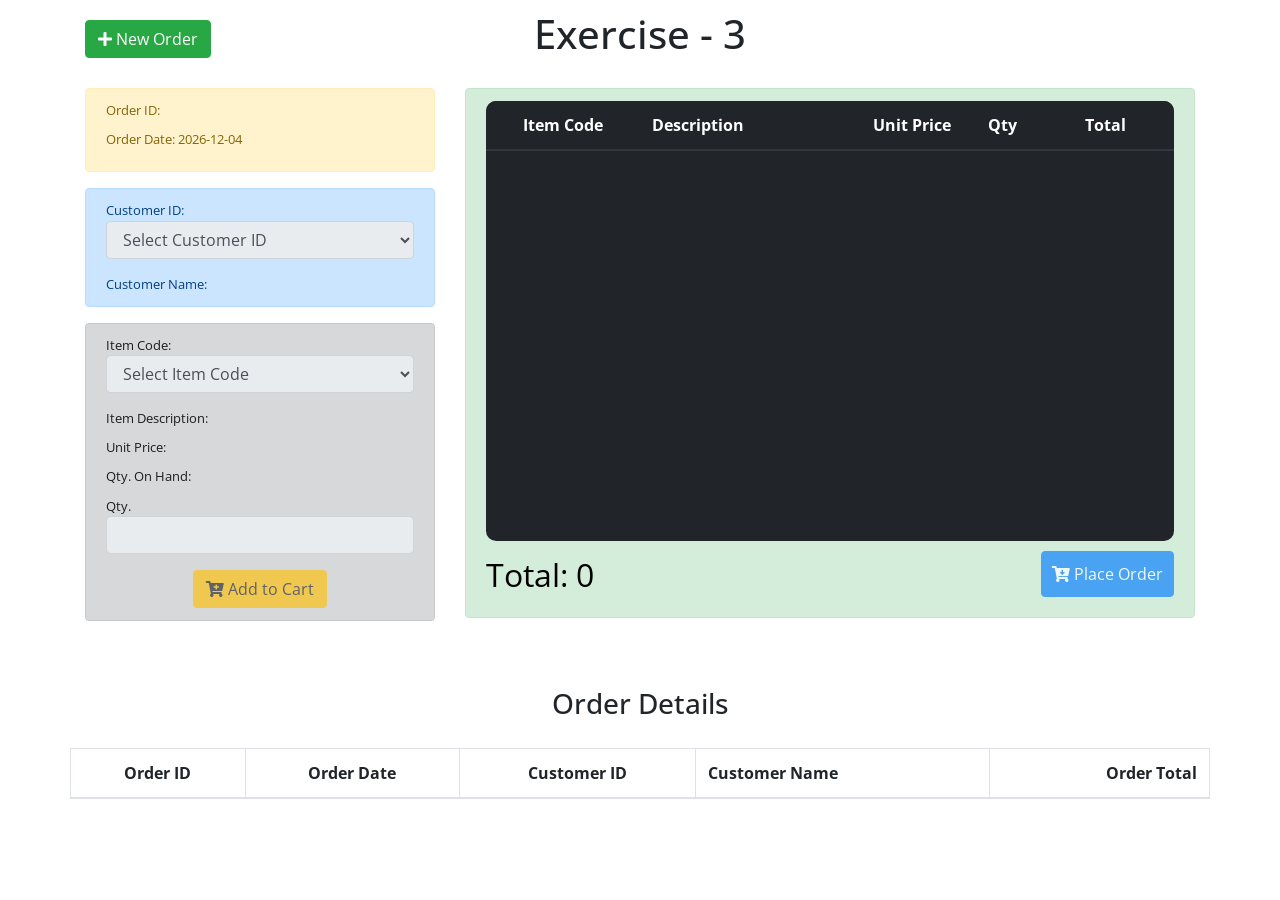
<file: Exercise - 3/index.html>
<!DOCTYPE html>
<html lang="en">

<head>
    <meta charset="UTF-8">
    <meta name="viewport" content="width=device-width, initial-scale=1.0">
    <meta http-equiv="X-UA-Compatible" content="ie=edge">
    <title>Exercise - 3</title>
    <link rel="stylesheet" href="https://stackpath.bootstrapcdn.com/bootstrap/4.2.1/css/bootstrap.min.css" integrity="sha384-GJzZqFGwb1QTTN6wy59ffF1BuGJpLSa9DkKMp0DgiMDm4iYMj70gZWKYbI706tWS"
        crossorigin="anonymous">
    <link rel="stylesheet" href="https://use.fontawesome.com/releases/v5.6.3/css/all.css" integrity="sha384-UHRtZLI+pbxtHCWp1t77Bi1L4ZtiqrqD80Kn4Z8NTSRyMA2Fd33n5dQ8lWUE00s/"
        crossorigin="anonymous">
    <link rel="stylesheet" href="css/style.css">
</head>

<body>
    <div class="container">
        <h1 class="text-center">Exercise - 3
            <button id="btnNewOrder" class="btn btn-success"><i class="fas fa-plus"></i> New Order</button>
        </h1>
        <div class="row">
            <div id="col1" class="col-md-4">
                <div id="order-details" class="alert alert-warning">
                    <div>Order ID: <label id="lblOrderId"></label></div>
                    <div>Order Date: <label id="lblOrderDate"></label></div>
                </div>
                <div class="alert alert-primary">
                    <div class="form-group">
                        Customer ID:
                        <select id="cmbCustomerID" class="form-control">
                            <option selected disabled hidden value="">Select Customer ID</option>
                        </select>
                    </div>
                    <div>Customer Name: <label id="lblCustomerName"></label></div>
                </div>
                <div id="item-container" class="alert alert-dark">
                    <div class="form-group">
                        Item Code:
                        <select id="cmbItemCode" class="form-control">
                            <option selected disabled hidden value="">Select Item Code</option>
                        </select>
                    </div>
                    <div id="item-details">
                        <div>Item Description: <label id="lblItemDescription"></label></div>
                        <div>Unit Price: <label id="lblUnitPrice"></label></div>
                        <div>Qty. On Hand: <label id="lblQtyOnHand"></label></div>
                    </div>
                    <div class="form-group">
                        Qty.
                        <input class="form-control" type="number" id="txtQty">
                    </div>
                    <div>
                        <button id="btnAddCart" class="btn btn-warning"> <i class="fas fa-cart-plus"></i> Add to Cart</button>
                    </div>
                </div>

            </div>
            <div id="col2" class="col-md-8">
                <div class="alert alert-success">
                    <div id="tblContainer" class="table-dark">
                        <table id="tblOrderDetails" class="table table-hover table-dark">
                            <thead>
                                <tr>
                                    <th class="text-center">Item Code</th>
                                    <th>Description</th>
                                    <th class="text-right">Unit Price</th>
                                    <th class="text-center">Qty</th>
                                    <th class="text-right">Total</th>
                                    <th></th>
                                </tr>
                            </thead>
                            <tbody>
                            </tbody>
                        </table>
                    </div>
                    <div>
                        <span id="spnTotal">Total: <label id="lblTotal">0.0</label></span>
                        <button id="btnPlaceOrder" class="btn btn-primary"> <i class="fas fa-cart-arrow-down"></i>
                            Place Order</button>
                    </div>
                </div>
            </div>
        </div>
        <div class="row">
            <div class="col-12">
                <h3 class="text-center">Order Details</h3>
            </div>
            <table id="tblOrders" class="table table-bordered table-hover">
                <thead>
                    <tr>
                        <th class="text-center">Order ID</th>
                        <th class="text-center">Order Date</th>
                        <th class="text-center">Customer ID</th>
                        <th>Customer Name</th>
                        <th class="text-right">Order Total</th>
                    </tr>
                </thead>
                <tbody>
                </tbody>
            </table>
        </div>
    </div>

    <script src="https://ajax.googleapis.com/ajax/libs/jquery/3.3.1/jquery.min.js"></script>
    <script src="js/in-mem-db.js"></script>
    <!-- http://blog.stevenlevithan.com/archives/date-time-format -->
    <script src="js/date-formatter.js"></script>
    <script>

        function setToday() {
            var today = new Date();
            // Just need to parse the format that you need
            var formattedDate = today.format("yyyy-mm-dd");
            $("#lblOrderDate").text(formattedDate);
        }

        setToday();

        var ordersDetails = [];

        $(document).ready(function () {

            for (var i = 0; i < CUSTOMERS.length; i++) {
                $("#cmbCustomerID").append('<option value="' + CUSTOMERS[i].id + '">' + CUSTOMERS[i].id + '</option>')
            }

            for (var i = 0; i < ITEMS.length; i++) {
                $("#cmbItemCode").append('<option value="' + ITEMS[i].code + '">' + ITEMS[i].code + '</option>')
            }

            reset();

        });

        function findCustomer(customerId) {
            for (var index in CUSTOMERS) {
                var customer = CUSTOMERS[index];
                if (customer.id == customerId) {
                    return customer;
                }
            }
        }

        function findItem(itemCode) {
            for (var index in ITEMS) {
                var item = ITEMS[index];
                if (item.code == itemCode) {
                    return item;
                }
            }
        }

        $("#btnNewOrder").click(function () {

            $("#tblOrderDetails tbody tr").each(function () {
                var itemCode = $(this).find("td:first-child").text().trim();
                var qty = parseInt($(this).find('td:nth-child(4)').text().trim());
                var item = findItem(itemCode);
                item.qtyOnHand += qty;
            });

            reset();

            var lastOrderId = $("#tblOrders tbody tr:last-child td:first-child").text();
            var orderId = 1;
            if (lastOrderId) {
                orderId = parseInt(lastOrderId) + 1;
            }
            $("#lblOrderId").text(orderId);

            $("#cmbCustomerID").attr("disabled", false);
            $("#cmbItemCode").attr("disabled", false);
            $("#btnAddCart").attr("disabled", false);
            $("#txtQty").attr("disabled", false);
            $("#btnPlaceOrder").attr("disabled", false);
        });

        $("#cmbCustomerID").change(function () {
            var customerId = $(this).val();
            if (!customerId) {
                customerName = "";
            } else {
                var customerName = findCustomer(customerId).name;
            }
            $("#lblCustomerName").text(customerName);
        });

        $("#cmbItemCode").change(function () {
            var itemCode = $(this).val();
            if (itemCode) {
                var item = findItem(itemCode);
                $("#lblItemDescription").text(item.description);
                $("#lblUnitPrice").text(item.unitPrice);
                $("#lblQtyOnHand").text(item.qtyOnHand);
            } else {
                $("#lblItemDescription").text("");
                $("#lblUnitPrice").text("");
                $("#lblQtyOnHand").text("");
                $("#txtQty").val("");
            }
        });

        $("#btnAddCart").click(function () {

            var itemCode = $("#cmbItemCode").val();
            var itemDescription = $("#lblItemDescription").text();
            var unitPrice = parseFloat($("#lblUnitPrice").text());
            var qty = parseInt($("#txtQty").val());
            var total = unitPrice * qty;
            var item = findItem(itemCode);

            if (qty <= 0 || qty > item.qtyOnHand) {
                alert("Invalid Qty");
                $("#txtQty").addClass('invalid-qty');
                return;
            }

            $("#txtQty").removeClass('invalid-qty');

            var currentRow = isItemExists(itemCode);

            // Determines whether I want to update or add
            if ($("#btnAddCart").text().trim() == "Update Cart") {
                // Update
                var currentQty = parseInt($(currentRow).find("td:nth-child(4)").text());
                item.qtyOnHand += currentQty;
                $(currentRow).find("td:nth-child(4)").text(qty);
                $(currentRow).find("td:nth-child(5)").text(total);
                calculateTotal();

                item.qtyOnHand -= qty;
                $("#btnAddCart").html('<i class="fas fa-cart-plus"></i> Add to Cart');
                $("#cmbItemCode").val("").trigger("change");
                $("#cmbItemCode").attr("disabled", false);
                // $("#txtQty").attr("disabled",false);

                return;
            }


            if (currentRow) {
                var currentQty = parseInt($(currentRow).find("td:nth-child(4)").text());
                currentQty += qty;
                total = unitPrice * currentQty;
                $(currentRow).find("td:nth-child(4)").text(currentQty);
                $(currentRow).find("td:nth-child(5)").text(total);
                calculateTotal();

                item.qtyOnHand -= qty;
                $("#cmbItemCode").val("").trigger("change");

                return;
            }

            var html = `<tr>
                            <td class="text-center">${itemCode}</td>
                            <td>${itemDescription}</td>
                            <td class="text-right">${unitPrice}</td>
                            <td class="text-center">${qty}</td>
                            <td class="text-right">${total}</td>
                            <td><div class="icon-delete"></div></td>
                        </tr>`;

            item.qtyOnHand -= qty;
            $("#tblOrderDetails tbody").append(html);

            calculateTotal();
            $("#cmbItemCode").val("").trigger("change");

            $("#tblOrderDetails tbody tr").off("click");
            $("#tblOrderDetails tbody tr").click(function () {
                var itemCode = $(this).find("td:first-child").text();
                var qty = parseInt($(this).find("td:nth-child(4)").text());
                $("#cmbItemCode").val(itemCode).trigger("change");
                $("#txtQty").val(qty);
                $("#btnAddCart").html('<i class="fas fa-cart-plus"></i> Update Cart');
                $("#cmbItemCode").attr("disabled", true);
            });

            $("#tblOrderDetails .icon-delete").off("click");
            $("#tblOrderDetails .icon-delete").click(function (eventData) {
                eventData.stopPropagation();
                if (confirm("Are you sure that you want to delete this item?")) {
                    var qty = parseInt($(this).parents("tr").find("td:nth-child(4)").text());
                    var itemCode = $(this).parents("tr").find("td:first-child").text();
                    var item = findItem(itemCode);
                    item.qtyOnHand += qty;

                    $(this).fadeOut(500, function () {
                        $(this).parents("tr").remove();
                        calculateTotal();
                    });
                }
            });



        });

        function isItemExists(code) {
            var flag = null;
            $("#tblOrderDetails tbody tr").each(function () {
                var itemCode = $(this).find("td:first-child").text();
                if (itemCode == code) {
                    flag = this;
                    return;
                }
            });
            return flag;
        }

        function calculateTotal() {
            var total = 0.0;
            $("#tblOrderDetails tbody tr").each(function () {
                total += parseFloat($(this).find("td:nth-child(5)").text());
            });
            $("#lblTotal").text(total);
        }

        $("#btnPlaceOrder").click(function () {

            var rowCount = $("#tblOrderDetails tbody tr").length;
            if (rowCount == 0) {
                alert("In order to place an order there should be at least one order detail");
                return;
            }

            var orderId = $("#lblOrderId").text().trim();
            var orderDate = $("#lblOrderDate").text().trim();
            var customerId = $("#cmbCustomerID").val();
            var customerName = $("#lblCustomerName").text().trim();
            var orderTotal = $("#lblTotal").text().trim();

            if (!customerId) {
                alert("In order to place an order customer should be selected");
                return;
            }

            $("#tblOrderDetails tbody tr").each(function () {

                var itemCode = $(this).find("td:first-child").text();
                var description = $(this).find("td:nth-child(2)").text();
                var unitPrice = $(this).find("td:nth-child(3)").text();
                var qty = $(this).find("td:nth-child(4)").text();
                var total = $(this).find("td:nth-child(5)").text();

                var orderDetail = {
                    orderId: orderId,
                    itemCode: itemCode,
                    description: description,
                    unitPrice: unitPrice,
                    qty: qty,
                    total: total
                };

                ordersDetails.push(orderDetail);

            });

            var html = `<tr>
                            <td class="text-center">${orderId}</td>
                            <td class="text-center">${orderDate}</td>
                            <td class="text-center">${customerId}</td>
                            <td>${customerName}</td>
                            <td class="text-right">${orderTotal}</td>
                        </tr>`;

            $("#tblOrders tbody").append(html);
            reset();

            $("#tblOrders tbody tr").off("click");
            $("#tblOrders tbody tr").click(function () {
                reset();
                var orderId = $(this).find("td:first-child").text();
                var orderDate = $(this).find("td:nth-child(2)").text();
                var customerId = $(this).find("td:nth-child(3)").text();

                $("#lblOrderId").text(orderId);
                $("#lblOrderDate").text(orderDate);
                $("#cmbCustomerID").val(customerId).trigger("change");

                var orderDetails = ordersDetails.filter(function (element) {
                    return element.orderId == orderId;
                });

                for (var i = 0; i < orderDetails.length; i++) {
                    var html = `<tr>
                                    <td class="text-center">${orderDetails[i].itemCode}</td>
                                    <td>${orderDetails[i].description}</td>
                                    <td class="text-right">${orderDetails[i].unitPrice}</td>
                                    <td class="text-center">${orderDetails[i].qty}</td>
                                    <td class="text-right">${orderDetails[i].total}</td>
                                    <td><div class="icon-delete icon-disabled"></div></td>
                                </tr>`;

                    $("#tblOrderDetails tbody").append(html);
                }
                calculateTotal();

                $("#tblOrderDetails tbody tr").click(function () {
                    var itemCode = $(this).find("td:first-child").text();
                    var qty = parseInt($(this).find("td:nth-child(4)").text());
                    $("#cmbItemCode").val(itemCode).trigger("change");
                    $("#txtQty").val(qty);
                    // $("#btnAddCart").html('<i class="fas fa-cart-plus"></i> Update Cart');
                    // $("#cmbItemCode").attr("disabled", true);
                });

            });

        });

        function reset() {
            $("#lblOrderId").text("");
            setToday();
            $("#cmbCustomerID").attr("disabled", true);
            $("#cmbItemCode").attr("disabled", true);
            $("#cmbCustomerID").val("").trigger("change");
            $("#cmbItemCode").val("").trigger("change");
            $("#txtQty").val("");
            $("#txtQty").attr("disabled", true);
            $("#btnAddCart").attr("disabled", true);
            $("#tblOrderDetails tbody tr").remove();
            $("#lblTotal").text("0");
            $("#btnPlaceOrder").attr("disabled", true);
        }

    </script>
</body>

</html>
</file>
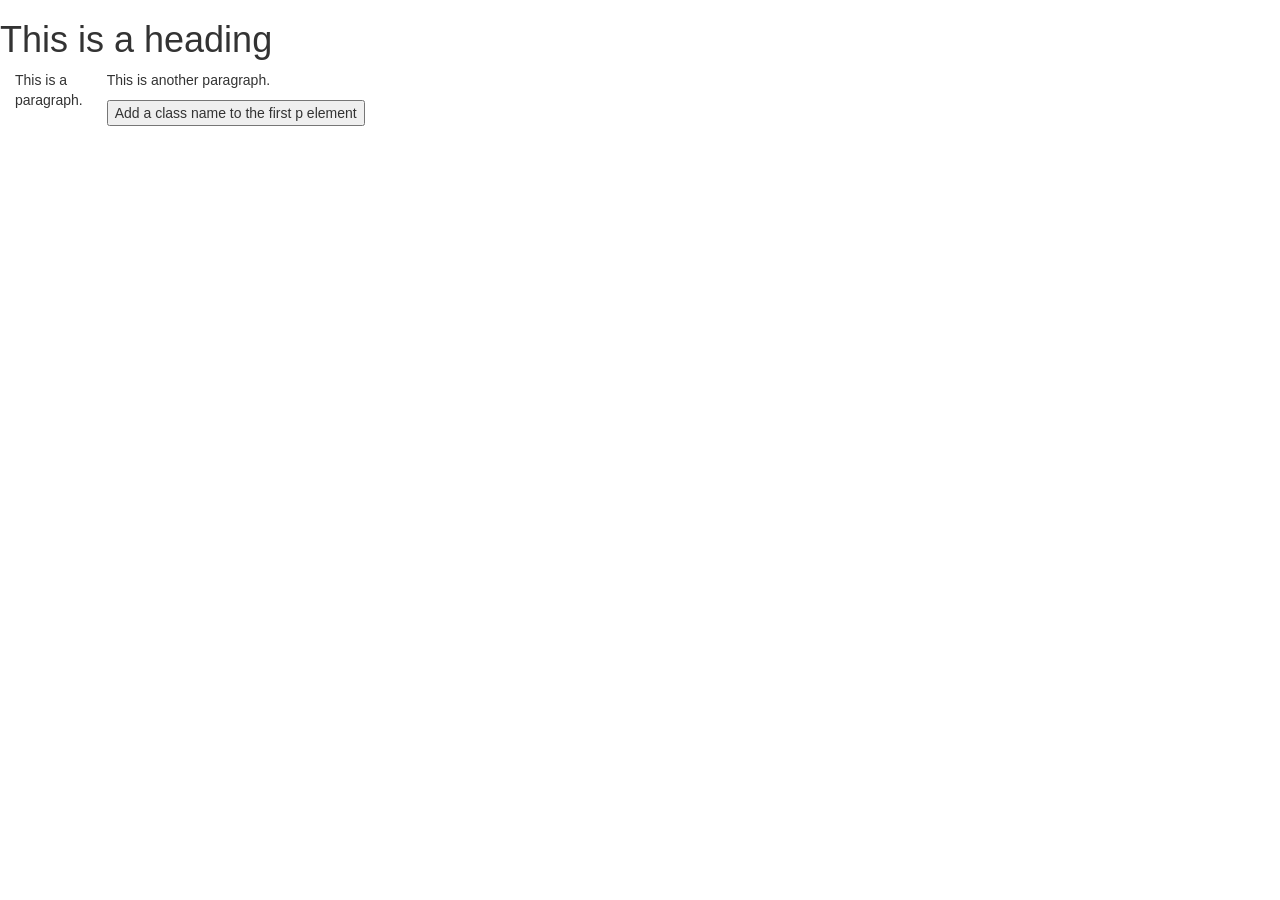
<file: Exercise - 3/seww.html>
<!DOCTYPE html>
<html>
<head>
<meta charset="utf-8">
  <meta name="viewport" content="width=device-width, initial-scale=1">
  <link rel="stylesheet" href="https://maxcdn.bootstrapcdn.com/bootstrap/3.4.0/css/bootstrap.min.css">
  <script src="https://ajax.googleapis.com/ajax/libs/jquery/3.4.0/jquery.min.js"></script>
  <script src="https://maxcdn.bootstrapcdn.com/bootstrap/3.4.0/js/bootstrap.min.js"></script>
<script src="https://ajax.googleapis.com/ajax/libs/jquery/3.4.0/jquery.min.js"></script>
<script>
$(document).ready(function(){
  $("button").click(function(){
    $("div").addClass("intro");
  });
});
</script>
<style>
.intro {
  font-size: 150%;
  color: red;
}
</style>
</head>
<body>

<h1>This is a heading</h1>

<div class="col-md-1" >This is a paragraph.</div>
<p>This is another paragraph.</p>

<button>Add a class name to the first p element</button>

</body>
</html>
</file>
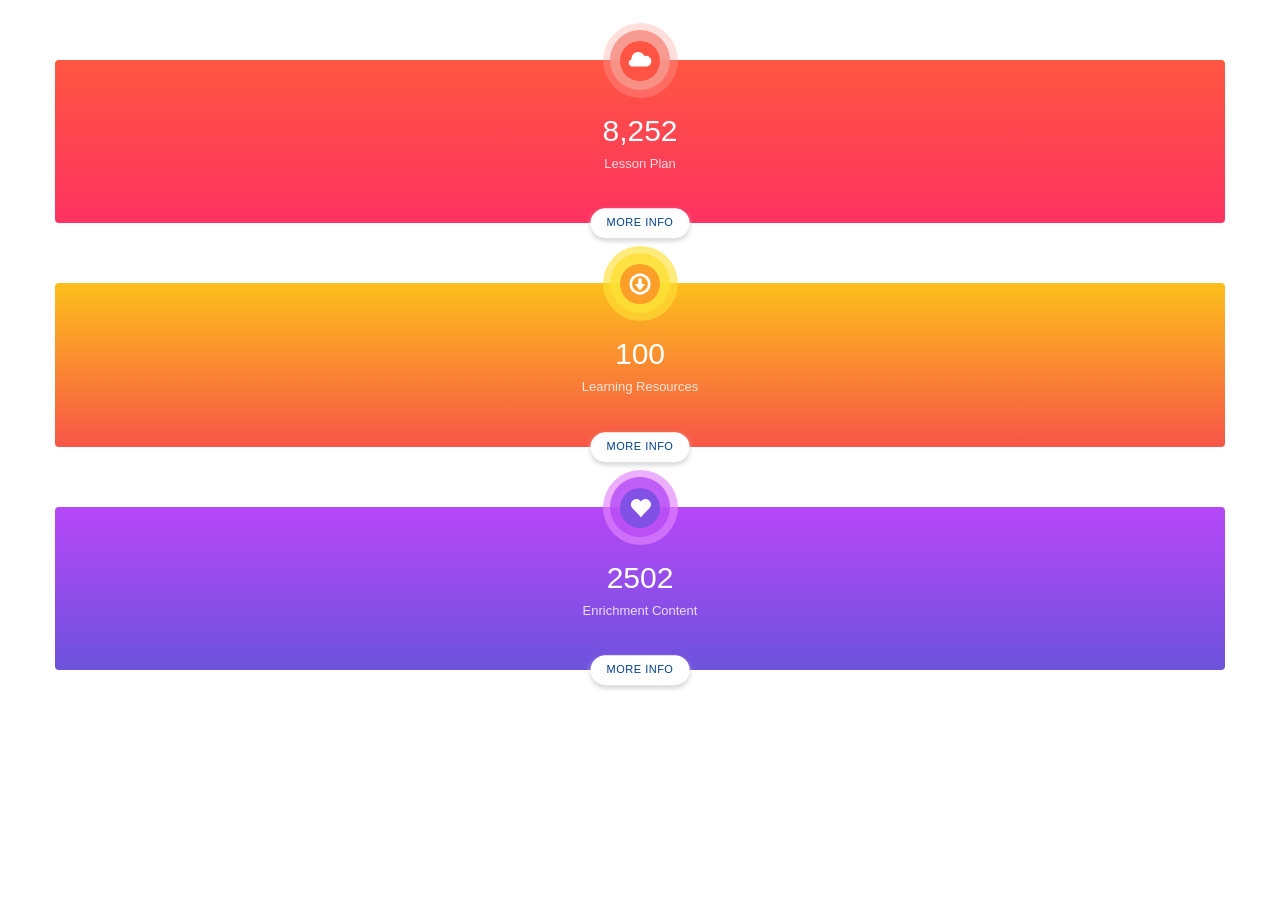
<file: Exercise - 2/javaScript/sew.html>
<!DOCTYPE html>
<html lang="en">
<head>
    <meta charset="UTF-8">
    <meta name="viewport" content="width=device-width, initial-scale=1.0">
    <meta http-equiv="X-UA-Compatible" content="ie=edge">
    <title>Document</title>
    <link href="//netdna.bootstrapcdn.com/bootstrap/3.0.0/css/bootstrap.min.css" rel="stylesheet" id="bootstrap-css">
<script src="//netdna.bootstrapcdn.com/bootstrap/3.0.0/js/bootstrap.min.js"></script>
<script src="//code.jquery.com/jquery-1.11.1.min.js"></script>
<link rel="stylesheet" href="sew1.css">
</head>
<body>
    <div class="container">
        <div class="row">
            <div class="col-4">
                <div class="dash-box dash-box-color-1">
                    <div class="dash-box-icon">
                        <i class="glyphicon glyphicon-cloud"></i>
                    </div>
                    <div class="dash-box-body">
                        <span class="dash-box-count">8,252</span>
                        <span class="dash-box-title">Lesson Plan</span>
                    </div>
                    
                    <div class="dash-box-action">
                        <button>More Info</button>
                    </div>				
                </div>
            </div>
            <div class="col-4">
                <div class="dash-box dash-box-color-2">
                    <div class="dash-box-icon">
                        <i class="glyphicon glyphicon-download"></i>
                    </div>
                    <div class="dash-box-body">
                        <span class="dash-box-count">100</span>
                        <span class="dash-box-title">Learning Resources</span>
                    </div>
                    
                    <div class="dash-box-action">
                        <button>More Info</button>
                    </div>				
                </div>
            </div>
            <div class="col-4">
                <div class="dash-box dash-box-color-3">
                    <div class="dash-box-icon">
                        <i class="glyphicon glyphicon-heart"></i>
                    </div>
                    <div class="dash-box-body">
                        <span class="dash-box-count">2502</span>
                        <span class="dash-box-title">Enrichment Content</span>
                    </div>
                    
                    <div class="dash-box-action">
                        <button>More Info</button>
                    </div>				
                </div>
            </div>
        </div>
    </div>
    
</body>
</html>
</file>
<file: Exercise - 3/css/style.css>
@import url('https://fonts.googleapis.com/css?family=Open+Sans');

*{
    font-family: 'Open Sans', sans-serif;
}

label{
    margin-bottom: 0;
}

body>div.container{
    margin-top: 10px;
}

body>div.container h1{
    position: relative;
    margin-bottom: 30px;
}

.container>.row:last-child{
    margin-top: 50px;
}

.container>.row:last-child table{
    margin-top: 20px;
}

#order-details>div,#item-details>div{
    margin-bottom: 10px;
}

#col1{
    font-size: 0.8em;
}

#col2 .alert{
    min-height: 530px;
}

#col2 #tblContainer{
    height: 440px;
    border-radius: 10px;
    margin-bottom: 10px;
    overflow-y: scroll;
}

#col2 table{
    border-radius: 5px;
}

#col2 #btnPlaceOrder{
    float: right;
    padding: 10px;
}

#spnTotal{
    color: black;
    font-size: 2em;
}

#col2 table th{
    border-top: none;
}

#col2 table tbody td{
    height: 75px;
    vertical-align: middle;
}

#item-container>div:last-child{
    text-align: center;
}

.text-center{
    text-align: center;
}

.text-right{
    text-align: right;
}

#btnNewOrder{
    position: absolute;
    left: 0;
    top: 10px;
}

table tbody tr{
    cursor: pointer;
}

.icon-delete{
    width: 48px;
    height: 48px;
    background-image: url('../images/recyclebin.png');
    background-size: contain;
    background-position: center;
}

.icon-delete:hover:not(.icon-disabled){
    background-image: url('../images/recyclebin-hover.png');
}

.icon-disabled{
    filter: grayscale(100%);
}

.invalid-qty{
    border: 1px solid red !important;
}
</file>
<file: Exercise - 2/javaScript/sew1.css>
.dash-box {
    position: relative;
    background: rgb(255, 86, 65);
    background: -moz-linear-gradient(top, rgba(255, 86, 65, 1) 0%, rgba(253, 50, 97, 1) 100%);
    background: -webkit-linear-gradient(top, rgba(255, 86, 65, 1) 0%, rgba(253, 50, 97, 1) 100%);
    background: linear-gradient(to bottom, rgba(255, 86, 65, 1) 0%, rgba(253, 50, 97, 1) 100%);
    filter: progid: DXImageTransform.Microsoft.gradient( startColorstr='#ff5641', endColorstr='#fd3261', GradientType=0);
    border-radius: 4px;
    text-align: center;
    margin: 60px 0 50px;
}
.dash-box-icon {
    position: absolute;
    transform: translateY(-50%) translateX(-50%);
    left: 50%;
}
.dash-box-action {
    transform: translateY(-50%) translateX(-50%);
    position: absolute;
    left: 50%;
}
.dash-box-body {
    padding: 50px 20px;
}
.dash-box-icon:after {
    width: 60px;
    height: 60px;
    position: absolute;
    background: rgba(247, 148, 137, 0.91);
    content: '';
    border-radius: 50%;
    left: -10px;
    top: -10px;
    z-index: -1;
}
.dash-box-icon > i {
    background: #ff5444;
    border-radius: 50%;
    line-height: 40px;
    color: #FFF;
    width: 40px;
    height: 40px;
	font-size:22px;
}
.dash-box-icon:before {
    width: 75px;
    height: 75px;
    position: absolute;
    background: rgba(253, 162, 153, 0.34);
    content: '';
    border-radius: 50%;
    left: -17px;
    top: -17px;
    z-index: -2;
}
.dash-box-action > button {
    border: none;
    background: #FFF;
    border-radius: 19px;
    padding: 7px 16px;
    text-transform: uppercase;
    font-weight: 500;
    font-size: 11px;
    letter-spacing: .5px;
    color: #003e85;
    box-shadow: 0 3px 5px #d4d4d4;
}
.dash-box-body > .dash-box-count {
    display: block;
    font-size: 30px;
    color: #FFF;
    font-weight: 300;
}
.dash-box-body > .dash-box-title {
    font-size: 13px;
    color: rgba(255, 255, 255, 0.81);
}

.dash-box.dash-box-color-2 {
    background: rgb(252, 190, 27);
    background: -moz-linear-gradient(top, rgba(252, 190, 27, 1) 1%, rgba(248, 86, 72, 1) 99%);
    background: -webkit-linear-gradient(top, rgba(252, 190, 27, 1) 1%, rgba(248, 86, 72, 1) 99%);
    background: linear-gradient(to bottom, rgba(252, 190, 27, 1) 1%, rgba(248, 86, 72, 1) 99%);
    filter: progid: DXImageTransform.Microsoft.gradient( startColorstr='#fcbe1b', endColorstr='#f85648', GradientType=0);
}
.dash-box-color-2 .dash-box-icon:after {
    background: rgba(254, 224, 54, 0.81);
}
.dash-box-color-2 .dash-box-icon:before {
    background: rgba(254, 224, 54, 0.64);
}
.dash-box-color-2 .dash-box-icon > i {
    background: #fb9f28;
}

.dash-box.dash-box-color-3 {
    background: rgb(183,71,247);
    background: -moz-linear-gradient(top, rgba(183,71,247,1) 0%, rgba(108,83,220,1) 100%);
    background: -webkit-linear-gradient(top, rgba(183,71,247,1) 0%,rgba(108,83,220,1) 100%);
    background: linear-gradient(to bottom, rgba(183,71,247,1) 0%,rgba(108,83,220,1) 100%);
    filter: progid:DXImageTransform.Microsoft.gradient( startColorstr='#b747f7', endColorstr='#6c53dc',GradientType=0 );
}
.dash-box-color-3 .dash-box-icon:after {
    background: rgba(180, 70, 245, 0.76);
}
.dash-box-color-3 .dash-box-icon:before {
    background: rgba(226, 132, 255, 0.66);
}
.dash-box-color-3 .dash-box-icon > i {
    background: #8150e4;
}
</file>
